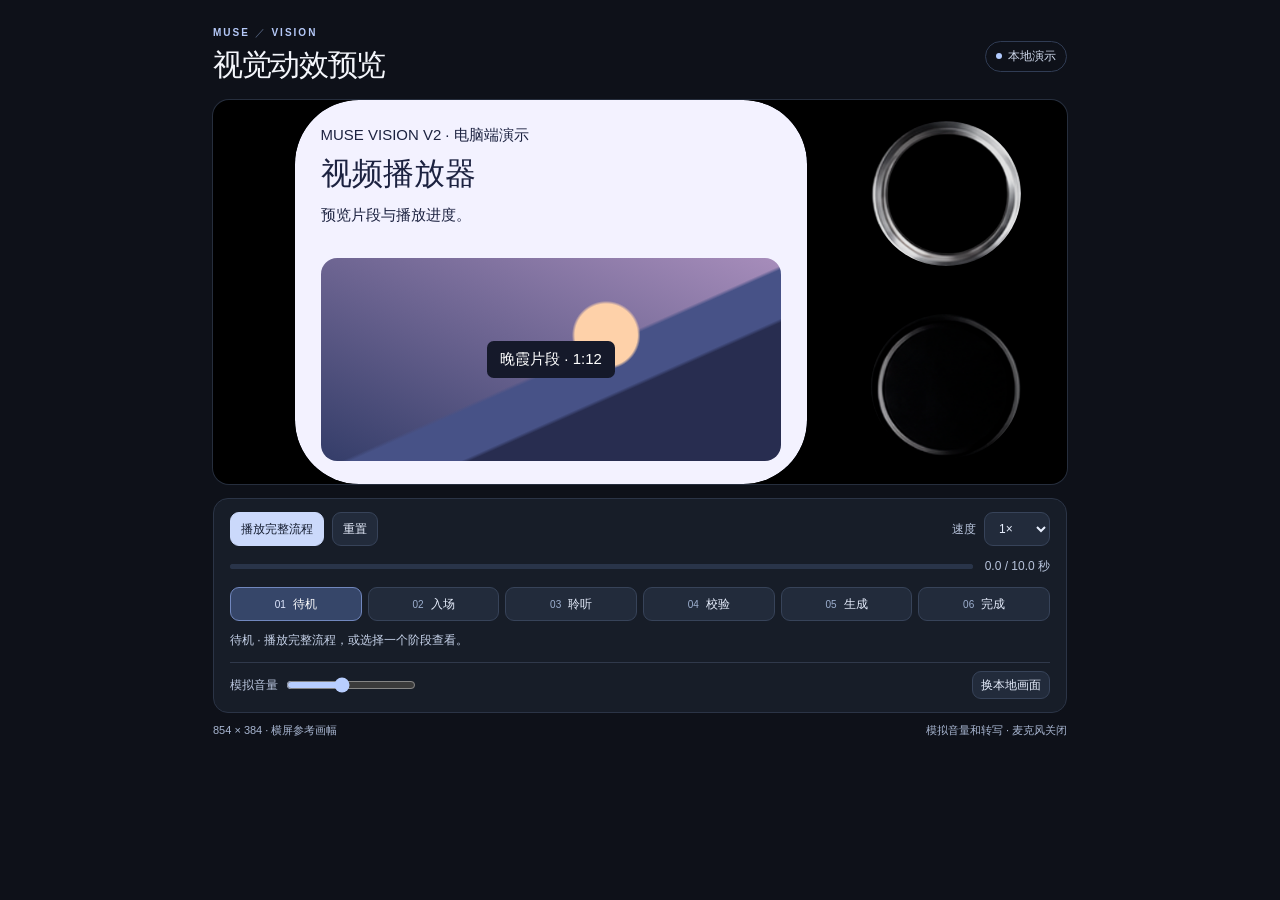
<file: listening-ui/preview/index.html>
<!doctype html>
<html lang="zh-CN">
<head>
  <meta charset="utf-8">
  <meta name="viewport" content="width=device-width, initial-scale=1">
  <title>Muse · 视觉动效预览</title>
  <link rel="stylesheet" href="../runtime/listening-ui.css">
  <link rel="stylesheet" href="preview.css">
  <script src="../runtime/listening-ui.js" defer></script>
  <script src="preview.js" defer></script>
</head>
<body>
  <main class="preview">
    <header class="masthead">
      <div>
        <p class="eyebrow">MUSE <span>／</span> VISION</p>
        <h1>视觉动效预览</h1>
      </div>
      <p class="local-label"><span aria-hidden="true"></span>本地演示</p>
    </header>

    <section class="stage" aria-label="Muse 横屏视觉预览">
      <div class="device">
        <div class="viewfinder">
          <div id="scene" class="scene" aria-hidden="true">
            <div class="sample-scene">
              <p>MUSE VISION V2 · 电脑端演示</p>
              <p class="sample-title">视频播放器</p>
              <p>预览片段与播放进度。</p>
              <div class="sample-cover"><span>晚霞片段 · 1:12</span></div>
            </div>
          </div>
          <div id="motion" class="motion"></div>
        </div>
        <div class="ring ring-upper" aria-hidden="true"></div>
        <div class="ring ring-lower" aria-hidden="true"></div>
      </div>
    </section>

    <section class="controls" aria-label="预览控制">
      <div class="transport">
        <div class="transport-actions">
          <button type="button" class="play" id="play">播放完整流程</button>
          <button type="button" id="reset">重置</button>
        </div>
        <div class="transport-options">
          <label for="speed">速度</label>
          <select id="speed">
            <option value="0.5">0.5×</option>
            <option value="1" selected>1×</option>
            <option value="1.5">1.5×</option>
          </select>
        </div>
      </div>
      <div class="timeline-row">
        <progress id="timeline" value="0" max="10.01" aria-label="演示进度"></progress>
        <output id="elapsed" for="timeline">0.0 / 10.0 秒</output>
      </div>
      <div class="phase-grid" role="group" aria-label="跳到指定阶段">
        <button type="button" class="phase-button" data-phase="ready" aria-pressed="true"><span>01</span>待机</button>
        <button type="button" class="phase-button" data-phase="entering" aria-pressed="false"><span>02</span>入场</button>
        <button type="button" class="phase-button" data-phase="listening" aria-pressed="false"><span>03</span>聆听</button>
        <button type="button" class="phase-button" data-phase="checking" aria-pressed="false"><span>04</span>校验</button>
        <button type="button" class="phase-button" data-phase="generating" aria-pressed="false"><span>05</span>生成</button>
        <button type="button" class="phase-button" data-phase="complete" aria-pressed="false"><span>06</span>完成</button>
      </div>
      <p id="phase-status" class="phase-status" role="status">待机 · 播放完整流程，或选择一个阶段查看。</p>
      <div class="extras">
        <div class="volume">
          <label for="level">模拟音量</label>
          <input type="range" id="level" min="0" max="100" value="42" aria-describedby="volume-help">
          <span id="volume-help" class="visually-hidden">用于单独预览聆听阶段。</span>
        </div>
        <div class="background-actions">
          <label class="file-label">换本地画面<input type="file" id="media" accept="image/*,video/*"></label>
          <button type="button" class="plain-button" id="default-media" hidden>恢复默认</button>
        </div>
      </div>
    </section>
    <footer><span>854 × 384 · 横屏参考画幅</span><span>模拟音量和转写 · 麦克风关闭</span></footer>
  </main>
</body>
</html>
</file>
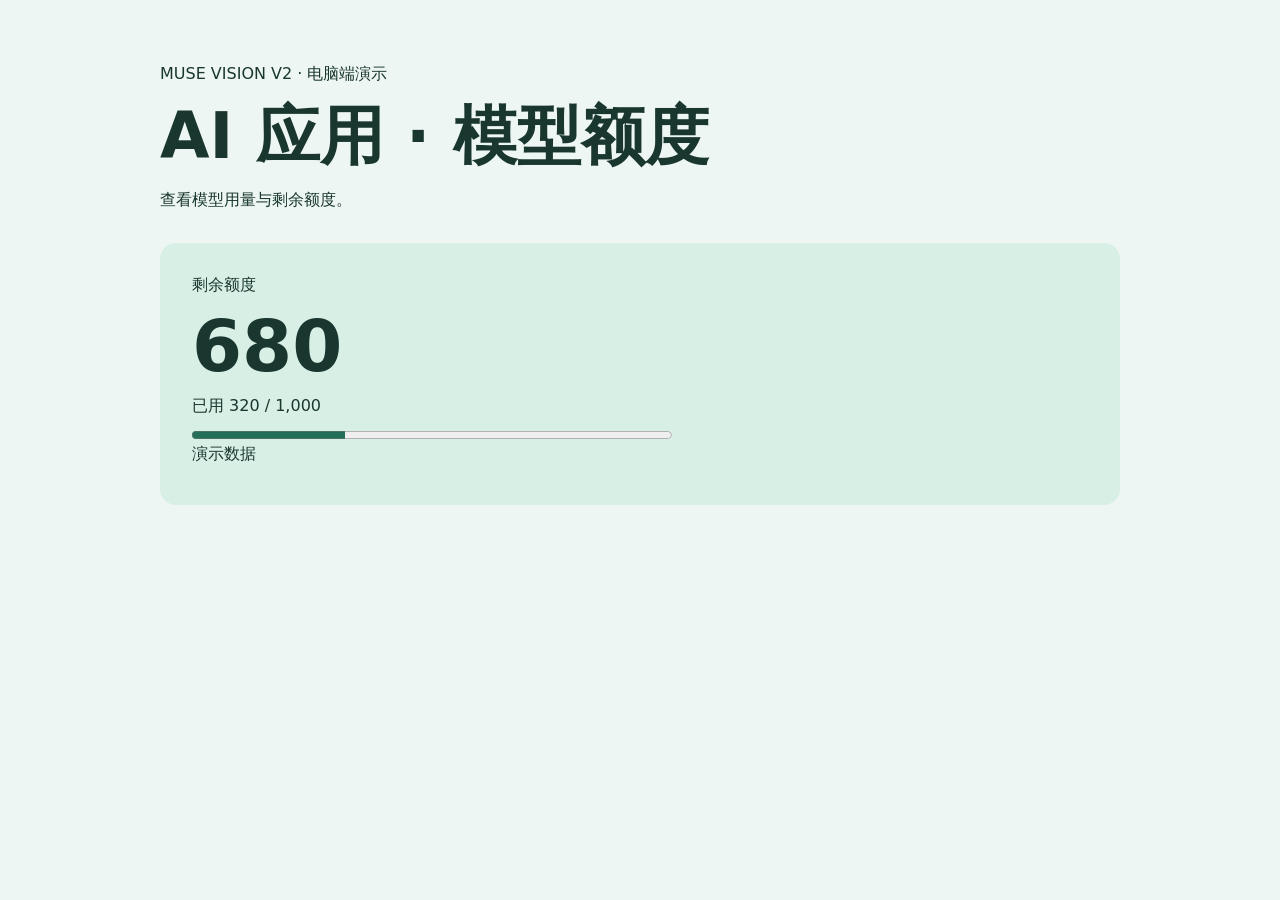
<file: desktop-demo/quota.html>
<!doctype html>
<html lang="zh-CN">
<head>
  <meta charset="utf-8">
  <meta name="viewport" content="width=device-width, initial-scale=1">
  <title>Muse Vision V2 · 电脑端额度演示</title>
  <style>
    :root { font-family: system-ui, sans-serif; }
    * { box-sizing: border-box; }
    body { margin: 0; background: #edf6f2; color: #19372f; }
    main { width: min(100%, 68rem); margin: auto; padding: clamp(1rem, 5vw, 4rem); }
    header { display: flex; flex-wrap: wrap; justify-content: space-between; gap: 1.5rem; }
    h1 { margin: .35rem 0 .6rem; font-size: clamp(2rem, 6vw, 4rem); }
    p { margin: 0 0 .5rem; }
    .quota { margin-top: 1.5rem; padding: clamp(1rem, 4vw, 2rem); border-radius: 1rem; background: #d8efe6; }
    .remaining { font-size: clamp(2.4rem, 9vw, 4.5rem); font-weight: 650; }
    progress { width: min(100%, 30rem); accent-color: #236e58; }
  </style>
</head>
<body>
  <main>
    <header>
      <div>
        <p>MUSE VISION V2 · 电脑端演示</p>
        <h1>AI 应用 · 模型额度</h1>
        <p>查看模型用量与剩余额度。</p>
      </div>
    </header>
    <section class="quota" aria-label="模拟额度详情">
      <p>剩余额度</p>
      <p class="remaining">680</p>
      <p><label for="usage">已用 320 / 1,000</label></p>
      <progress id="usage" value="320" max="1000">32%</progress>
      <p>演示数据</p>
    </section>
  </main>
</body>
</html>
</file>
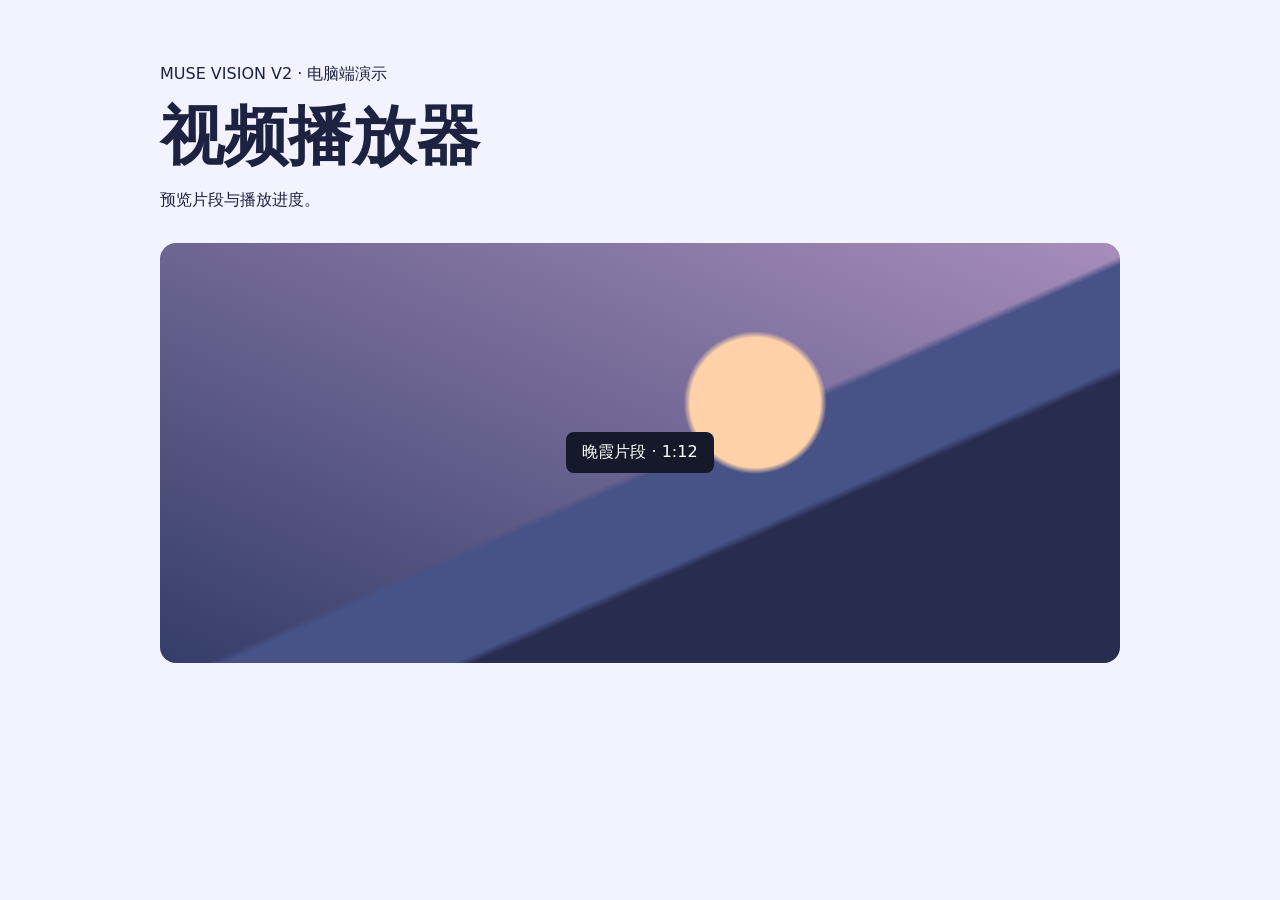
<file: desktop-demo/video.html>
<!doctype html>
<html lang="zh-CN">
<head>
  <meta charset="utf-8">
  <meta name="viewport" content="width=device-width, initial-scale=1">
  <title>Muse Vision V2 · 电脑端视频演示</title>
  <style>
    :root { font-family: system-ui, sans-serif; }
    * { box-sizing: border-box; }
    body { margin: 0; background: #f3f2ff; color: #1c2240; }
    main { width: min(100%, 68rem); margin: auto; padding: clamp(1rem, 5vw, 4rem); }
    header { display: flex; flex-wrap: wrap; justify-content: space-between; gap: 1.5rem; }
    h1 { margin: .35rem 0 .6rem; font-size: clamp(2rem, 6vw, 4rem); }
    p { margin: 0 0 .5rem; }
    .cover {
      display: grid; place-items: center; min-height: 12rem; aspect-ratio: 16 / 7;
      margin-top: 1.5rem; border-radius: 1rem;
      background: radial-gradient(circle at 62% 38%, #fed1a9 0 10%, transparent 11%),
        linear-gradient(156deg, transparent 52%, #475287 53% 65%, #282d50 66%),
        linear-gradient(24deg, #343d69, #a78dbb);
    }
    .cover span { padding: .65rem 1rem; border-radius: .5rem; background: #15192a; color: white; }
  </style>
</head>
<body>
  <main>
    <header>
      <div>
        <p>MUSE VISION V2 · 电脑端演示</p>
        <h1>视频播放器</h1>
        <p>预览片段与播放进度。</p>
      </div>
    </header>
    <div class="cover"><span>晚霞片段 · 1:12</span></div>
  </main>
</body>
</html>
</file>
<file: listening-ui/runtime/listening-ui.css>
.muse-listening-ui {
  --lui-level: 0;
  --lui-response-time: 220ms;
  --lui-blue: #0b80df;
  --lui-cyan: #21c5f2;
  --lui-mint: #78f0d6;
  --lui-ivory: #f4efc3;
  --lui-lilac: #a3b3f9;
  --lui-card-radius: 12.5% / 16.6667%;
  --lui-caption-top: 64.5833%;
  --lui-caption-width: 8em;
  --lui-caption-height: 14.5833%;
  --lui-caption-size: 20px;
  --lui-stop-size: 16px;
  --lui-wash-blur: 26px;
  --lui-generation-blur: 38px;
  --lui-breath-cycle: 2.65s;
  --lui-settle: 260ms;
  --lui-time: var(--lui-time-scale, 1);
  --lui-ease-out: cubic-bezier(.16, 1, .3, 1);
  --lui-ease-in-out: cubic-bezier(.65, 0, .35, 1);

  position: absolute;
  inset: 0;
  container-type: inline-size;
  overflow: hidden;
  border-radius: var(--lui-card-radius);
  color: #fff;
  font-family: system-ui, -apple-system, "PingFang SC", sans-serif;
  pointer-events: none;
}

@supports (width: 1cqw) {
  .muse-listening-ui {
    --lui-caption-size: 3.90625cqw;
    --lui-stop-size: 3.125cqw;
    --lui-wash-blur: 5.08cqw;
    --lui-generation-blur: 7.42cqw;
  }
}

.muse-listening__generation-fog,
.muse-listening__ambient,
.muse-listening__generation,
.muse-listening__entry {
  position: absolute;
  inset: 0;
  opacity: 0;
  transition: opacity var(--lui-settle) ease-out;
}

.muse-listening__ambient {
  inset-block-start: 45%;
  background: linear-gradient(to bottom, transparent, #388fe220 52%, #2779ed81);
}

.muse-listening__ambient-wave {
  position: absolute;
  inset: 0;
  opacity: calc(.76 + var(--lui-level) * .24);
  transform: scaleY(calc(.82 + var(--lui-level) * .52));
  transform-origin: 50% 100%;
  transition: opacity var(--lui-response-time) ease-out, transform var(--lui-response-time) ease-out;
}

.muse-listening__ambient-wave::before,
.muse-listening__ambient-wave::after {
  content: "";
  position: absolute;
  inset: -9% -11% -21%;
  transform-origin: 50% 86%;
  animation: muse-listening-breath calc(var(--lui-breath-cycle) * var(--lui-time)) var(--lui-ease-in-out) infinite paused;
}

.muse-listening__ambient-wave::before {
  background:
    radial-gradient(ellipse at 23% 88%, #24c7f7c7, #1873e583 38%, transparent 69%),
    radial-gradient(ellipse at 76% 89%, #c3b2ffa8, #5c9af680 33%, transparent 65%),
    radial-gradient(ellipse at 66% 98%, #65eaceac, transparent 56%);
}

.muse-listening__ambient-wave::after {
  background:
    radial-gradient(ellipse 40% 46% at 51% 83%, #fffbe9 2%, var(--lui-ivory) 19%, var(--lui-mint) 37%, #6beeff76 62%, transparent 100%),
    radial-gradient(ellipse 32% 35% at 58% 91%, #ffd4b889, transparent 88%);
  animation-name: muse-listening-crest;
  animation-delay: calc(var(--lui-breath-cycle) * -.14 * var(--lui-time));
}

.muse-listening-ui:is([data-phase="listening"], [data-phase="checking"]) .muse-listening__ambient,
.muse-listening-ui:is([data-phase="entering"], [data-phase="listening"]) .muse-listening__entry {
  opacity: 1;
}

.muse-listening-ui[data-phase="entering"] .muse-listening__entry {
  transition-duration: calc(80ms * var(--lui-time));
}

.muse-listening-ui[data-phase="entering"] .muse-listening__ambient {
  animation: muse-listening-base-in calc(680ms * var(--lui-time)) var(--lui-ease-out) calc(1050ms * var(--lui-time)) both;
}

.muse-listening-ui:is([data-phase="entering"], [data-phase="listening"], [data-phase="checking"]) .muse-listening__ambient-wave::before,
.muse-listening-ui:is([data-phase="entering"], [data-phase="listening"], [data-phase="checking"]) .muse-listening__ambient-wave::after {
  animation-play-state: running;
}

.muse-listening-ui[data-phase="checking"] .muse-listening__ambient-wave {
  opacity: .76;
}

.muse-listening__entry-spark,
.muse-listening__entry-wash,
.muse-listening__entry-edge,
.muse-listening__entry-rail {
  position: absolute;
  opacity: 0;
}

.muse-listening__entry-spark {
  inset: auto 7% -6%;
  height: 25%;
  background:
    radial-gradient(ellipse 35% 37% at 44% 52%, #fffef4 3%, #ffe4bab0 32%, transparent 93%),
    radial-gradient(ellipse 46% 56% at 56% 52%, #f8ffffed, #91bfff9a 41%, transparent 94%);
  filter: blur(calc(var(--lui-wash-blur) * .31));
  animation: muse-listening-entry-spark calc(540ms * var(--lui-time)) var(--lui-ease-out);
}

.muse-listening__entry-wash {
  inset: 10% -32% auto;
  height: 90%;
  background:
    radial-gradient(ellipse 57% 48% at 45% 50%, #64d8ff9e 0%, #6ab3ff87 30%, #74baff41 61%, transparent 100%),
    radial-gradient(ellipse 53% 48% at 67% 51%, #fbe7d29a 0%, #e8caff70 34%, #c0a9fc37 63%, transparent 100%);
  animation:
    muse-listening-entry-travel calc(890ms * var(--lui-time)) linear calc(230ms * var(--lui-time)),
    muse-listening-entry-envelope calc(890ms * var(--lui-time)) linear calc(230ms * var(--lui-time));
}

.muse-listening__entry-edge {
  inset: 0;
  border-radius: var(--lui-card-radius);
  box-shadow: inset 0 0 10px #f7f9d974, inset 0 0 23px #8dbeff61;
  animation: muse-listening-entry-edge calc(800ms * var(--lui-time)) var(--lui-ease-out) calc(1080ms * var(--lui-time));
}

.muse-listening__entry-edge::before {
  content: "";
  position: absolute;
  inset: 0;
  padding: 4px;
  border-radius: inherit;
  background: conic-gradient(from 18deg, #fff2c3, #9eecf9, #8fbaff, #9ef2ec, #c6b6ff, #ffced9, #fff2c3);
  -webkit-mask: linear-gradient(#000 0 0) content-box, linear-gradient(#000 0 0);
  -webkit-mask-composite: xor;
  mask: linear-gradient(#000 0 0) content-box, linear-gradient(#000 0 0);
  mask-composite: exclude;
  filter: blur(2px);
}

.muse-listening__entry-rail {
  top: 0;
  width: 5.8%;
  height: 66%;
  --lui-rail-mask: to right;
  background:
    linear-gradient(to bottom, transparent 2%, #b5daff25 17%, #d9f3ff96 42%, #fffef3f7 73%, #fffde6c2 85%, transparent 100%);
  -webkit-mask-image: linear-gradient(var(--lui-rail-mask), #000 4%, #000e 17%, #0006 49%, transparent 96%);
  mask-image: linear-gradient(var(--lui-rail-mask), #000 4%, #000e 17%, #0006 49%, transparent 96%);
  animation: muse-listening-entry-rail calc(760ms * var(--lui-time)) linear calc(1280ms * var(--lui-time));
}

.muse-listening__entry-rail--left { left: .3%; }
.muse-listening__entry-rail--right { right: .3%; --lui-rail-mask: to left; }

.muse-listening__ripples { position: absolute; inset: 0; }

.muse-listening__ripple {
  position: absolute;
  inset: auto -12% -14%;
  height: 53%;
  transform-origin: 50% 100%;
  background: radial-gradient(ellipse 48% 100% at 50% 100%,
    transparent 62%, #85d8ff35 71%, #b2f5ffc7 79%, #e7fff4d5 83%, #bacdff75 88%, transparent 99%);
  filter: blur(calc(var(--lui-wash-blur) * .21));
  animation: muse-listening-ripple calc(650ms * var(--lui-time)) var(--lui-ease-out) both;
}

.muse-listening__generation-fog {
  background: #8db5e847;
  -webkit-backdrop-filter: blur(var(--lui-generation-blur)) saturate(.74);
  backdrop-filter: blur(var(--lui-generation-blur)) saturate(.74);
}

.muse-listening__generation {
  border-radius: var(--lui-card-radius);
  background: linear-gradient(124deg, #1376cb30, #a8d8ff35 52%, #b2b1ff4a);
}

.muse-listening__generation::after {
  content: "";
  position: absolute;
  inset: 0;
  border-radius: inherit;
  box-shadow: inset 0 0 19px #d7f4fbdb, inset 0 0 46px #a5baf692;
}

.muse-listening__generation-light {
  position: absolute;
  inset: -25%;
}

.muse-listening__cloud {
  position: absolute;
  width: 78%;
  height: 82%;
  left: var(--lui-x);
  top: var(--lui-y);
  opacity: var(--lui-cloud-opacity);
}

.muse-listening__cloud::before {
  content: "";
  position: absolute;
  inset: 0;
  background: radial-gradient(ellipse 50% 50%, var(--lui-cloud-color), transparent 91%);
}

.muse-listening__cloud--blue {
  --lui-cloud-color: var(--lui-blue);
  --lui-cloud-opacity: .78;
  --lui-x: 1%; --lui-y: 12%; --lui-x-range: 19%; --lui-y-range: 20%;
  --lui-x-time: 2.7s; --lui-y-time: 2.1s; --lui-x-phase: -.9s; --lui-y-phase: -1.3s;
}

.muse-listening__cloud--cyan {
  --lui-cloud-color: var(--lui-cyan);
  --lui-cloud-opacity: .67;
  --lui-x: 14%; --lui-y: 3%; --lui-x-range: 30%; --lui-y-range: -21%;
  --lui-x-time: 2.3s; --lui-y-time: 3.1s; --lui-x-phase: -1.2s; --lui-y-phase: -1.7s;
}

.muse-listening__cloud--mint {
  --lui-cloud-color: var(--lui-mint);
  --lui-cloud-opacity: .84;
  --lui-x: 23%; --lui-y: 14%; --lui-x-range: -24%; --lui-y-range: 22%;
  --lui-x-time: 2.9s; --lui-y-time: 1.8s; --lui-x-phase: -1.8s; --lui-y-phase: -.35s;
}

.muse-listening__cloud--ivory {
  --lui-cloud-color: var(--lui-ivory);
  --lui-cloud-opacity: .87;
  --lui-x: 13%; --lui-y: -5%; --lui-x-range: -18%; --lui-y-range: 20%;
  --lui-x-time: 1.9s; --lui-y-time: 2.5s; --lui-x-phase: -.72s; --lui-y-phase: -1.4s;
}

.muse-listening__cloud--lilac {
  --lui-cloud-color: var(--lui-lilac);
  --lui-cloud-opacity: .83;
  --lui-x: 36%; --lui-y: 25%; --lui-x-range: -20%; --lui-y-range: -24%;
  --lui-x-time: 2.1s; --lui-y-time: 2.9s; --lui-x-phase: -.6s; --lui-y-phase: -1.8s;
}

.muse-listening-ui[data-phase="generating"] :is(.muse-listening__generation-fog, .muse-listening__generation) {
  opacity: 1;
  transition-duration: calc(260ms * var(--lui-time));
}

.muse-listening-ui[data-phase="generating"] .muse-listening__cloud {
  animation: muse-listening-cloud-x calc(var(--lui-x-time) * var(--lui-time)) var(--lui-ease-in-out)
    calc(var(--lui-x-phase) * var(--lui-time)) infinite alternate;
}

.muse-listening-ui[data-phase="generating"] .muse-listening__cloud::before {
  animation: muse-listening-cloud-y calc(var(--lui-y-time) * var(--lui-time)) var(--lui-ease-in-out)
    calc(var(--lui-y-phase) * var(--lui-time)) infinite alternate;
}

.muse-listening__caption {
  position: absolute;
  box-sizing: border-box;
  inset-block-start: var(--lui-caption-top);
  inset-inline-start: 50%;
  width: clamp(30%, var(--lui-caption-width), 68%);
  height: var(--lui-caption-height);
  display: grid;
  place-items: center;
  padding-inline: .65em;
  overflow: hidden;
  border-radius: 999px;
  color: #fff;
  background: linear-gradient(178deg, #bdc9fd66 0%, #8597c33c 27%, #8b91b229 64%, #bfc9f76b 100%);
  box-shadow:
    inset 0 .16em .58em #e2dbff61,
    inset 0 -.20em .63em #d7ddff91,
    0 .12em .42em #7a98df26;
  opacity: 0;
  visibility: hidden;
  transform: translate(-50%, 146%) scale(.78);
  transition: opacity calc(220ms * var(--lui-time)) var(--lui-ease-out),
    transform calc(460ms * var(--lui-time)) var(--lui-ease-out), visibility 0s 220ms;
  font-size: var(--lui-caption-size);
  font-weight: 500;
}

.muse-listening__caption-edge {
  position: absolute;
  inset: 0;
  border-radius: inherit;
  box-shadow: inset .20em -.21em .63em #a9d3ff7a, inset -.23em -.17em .61em #f2b4ef68;
}

.muse-listening__caption-edge::before {
  content: "";
  position: absolute;
  inset: 18% -22% -63%;
  opacity: calc(.78 + var(--lui-level) * .20);
  background:
    radial-gradient(ellipse 33% 39% at 27% 58%, #a9d9ffad, #7ab7f96e 45%, transparent 100%),
    radial-gradient(ellipse 37% 38% at 51% 62%, #fffdf4f5, #d2f8f7a7 50%, transparent 100%),
    radial-gradient(ellipse 29% 42% at 76% 53%, #ffbceaaf, #d4a0fb73 45%, transparent 100%);
  animation: muse-listening-caption-flow calc(var(--lui-breath-cycle) * var(--lui-time)) var(--lui-ease-in-out) infinite paused;
}

.muse-listening-ui:is([data-phase="listening"], [data-phase="checking"]) .muse-listening__caption[data-has-text="true"] {
  opacity: 1;
  visibility: visible;
  transform: translate(-50%, 0) scale(1);
  transition-delay: 0s;
}

.muse-listening-ui:is([data-phase="listening"], [data-phase="checking"]) .muse-listening__caption[data-has-text="true"] .muse-listening__caption-edge::before {
  animation-play-state: running;
}

.muse-listening__caption-words {
  position: relative;
  box-sizing: border-box;
  width: 100%;
  overflow: hidden;
  direction: rtl;
  text-overflow: ellipsis;
  white-space: nowrap;
  text-align: center;
  line-height: 1.3;
  padding-block: .16em;
  text-shadow: 0 .055em .19em #25355b91;
}

.muse-listening__caption-text {
  unicode-bidi: isolate;
}

.muse-listening__caption-glyph {
  display: inline-block;
  white-space: pre;
  animation: muse-listening-glyph calc(215ms * var(--lui-time)) var(--lui-ease-out)
    calc(var(--lui-glyph-delay, 0ms) * var(--lui-time)) both;
}

.muse-listening__stop {
  position: absolute;
  box-sizing: border-box;
  inset-block-start: 80.2083%;
  inset-inline-start: 50%;
  transform: translateX(-50%);
  width: 55%;
  height: 12%;
  padding: 0;
  color: #fff;
  background: transparent;
  border: 0;
  border-radius: 999px;
  font: 500 var(--lui-stop-size)/1.2 system-ui, -apple-system, "PingFang SC", sans-serif;
  text-align: center;
  text-shadow: 0 .09em .22em #48557574;
  -webkit-tap-highlight-color: transparent;
  opacity: 0;
  visibility: hidden;
  pointer-events: none;
  transition: opacity 160ms ease-out, visibility 0s 160ms;
}

.muse-listening-ui[data-phase="listening"] .muse-listening__stop {
  opacity: 1;
  visibility: visible;
  transition-delay: 0s;
}

.muse-listening-ui[data-phase="listening"] .muse-listening__stop:enabled {
  pointer-events: auto;
  cursor: pointer;
}

.muse-listening__stop:focus-visible {
  outline: .12em solid #fff;
  outline-offset: -.24em;
}

.muse-listening__stop:active {
  background: #ffffff15;
}

@keyframes muse-listening-breath {
  0%, 100% { transform: translate(-2%, 4%) scale(.96, .86); }
  50% { transform: translate(2%, -3%) scale(1.08, 1.12); }
}

@keyframes muse-listening-crest {
  0%, 100% { opacity: .58; transform: translate(-1.8%, 8%) scale(.86, .78); }
  43% { opacity: .98; transform: translate(1.8%, -4%) scale(1.08, 1.15); }
  72% { opacity: .82; transform: translate(.5%, 1%) scale(1.03, 1.04); }
}

@keyframes muse-listening-base-in {
  from { opacity: 0; }
  to { opacity: 1; }
}

@keyframes muse-listening-entry-spark {
  0% { opacity: 0; transform: scaleX(.26); }
  22% { opacity: 1; }
  47% { opacity: .94; }
  100% { opacity: 0; transform: scaleX(1.11); }
}

@keyframes muse-listening-entry-travel {
  from { transform: translate3d(0, 88%, 0); }
  to { transform: translate3d(0, -92%, 0); }
}

@keyframes muse-listening-entry-envelope {
  0%, 100% { opacity: 0; }
  22% { opacity: .89; }
  64% { opacity: .86; }
  84% { opacity: .43; }
}

@keyframes muse-listening-entry-edge {
  0%, 100% { opacity: 0; }
  24%, 70% { opacity: .93; }
}

@keyframes muse-listening-entry-rail {
  0% { opacity: 0; transform: translate3d(0, -83%, 0); }
  23%, 72% { opacity: .96; }
  100% { opacity: 0; transform: translate3d(0, 135%, 0); }
}

@keyframes muse-listening-ripple {
  0% { opacity: 0; transform: translateY(12%) scale(.27, .26); }
  23% { opacity: var(--lui-ripple-intensity); transform: translateY(2%) scale(.60, .52); }
  61% { opacity: calc(var(--lui-ripple-intensity) * .63); transform: translateY(-13%) scale(1.02, .89); }
  100% { opacity: 0; transform: translateY(-24%) scale(1.23, 1.10); }
}

@keyframes muse-listening-cloud-x {
  from { transform: translateX(calc(var(--lui-x-range) * -.5)); }
  to { transform: translateX(var(--lui-x-range)); }
}

@keyframes muse-listening-cloud-y {
  from { transform: translateY(calc(var(--lui-y-range) * -.5)) scale(.94); }
  to { transform: translateY(var(--lui-y-range)) scale(1.12); }
}

@keyframes muse-listening-caption-flow {
  0%, 100% { transform: translateX(-20%) scaleY(.85); }
  50% { transform: translateX(20%) scaleY(1.17); }
}

@keyframes muse-listening-glyph {
  from { opacity: .35; transform: translate3d(0, .12em, 0); }
  to { opacity: 1; transform: translate3d(0, 0, 0); }
}

@media (prefers-reduced-motion: reduce) {
  .muse-listening-ui *,
  .muse-listening-ui *::before,
  .muse-listening-ui *::after {
    animation: none !important;
    transition-duration: 0s !important;
    transition-delay: 0s !important;
  }
  .muse-listening__ripple { display: none; }
  .muse-listening-ui[data-phase="entering"] .muse-listening__ambient {
    opacity: .85;
  }
}
</file>
<file: listening-ui/preview/preview.css>
:root {
  color-scheme: dark;
  font-family: -apple-system, BlinkMacSystemFont, "PingFang SC", "Microsoft YaHei", sans-serif;
  font-synthesis: none;
  background: #0e1119;
  color: #f4f6fb;
  accent-color: #b8ceff;
}

*, *::before, *::after { box-sizing: border-box; }
body { margin: 0; min-width: 290px; }
button, select, input { font: inherit; }
[hidden] { display: none !important; }

.preview {
  width: min(902px, 100%);
  margin: 0 auto;
  padding: clamp(16px, 3vw, 26px) clamp(12px, 3vw, 24px) 18px;
}

.masthead, .transport, .timeline-row, .extras, footer {
  display: flex;
  justify-content: space-between;
  align-items: center;
  gap: 12px;
}

.masthead { margin-bottom: 14px; }
.eyebrow {
  margin: 0 0 5px;
  font-size: 10px;
  font-weight: 650;
  letter-spacing: 0.2em;
  color: #b5c9f8;
}
.eyebrow span { color: #637495; }
h1 { margin: 0; font-size: clamp(21px, 3.8vw, 30px); letter-spacing: -.045em; font-weight: 680; }
.local-label {
  display: flex;
  align-items: center;
  gap: 6px;
  color: #d2dcef;
  margin: 0;
  padding: 6px 10px;
  border: 1px solid #303c54;
  border-radius: 999px;
  font-size: 12px;
  white-space: nowrap;
}
.local-label span { width: 6px; height: 6px; border-radius: 50%; background: #b2cbff; }

.stage {
  border-radius: 16px;
  overflow: hidden;
  background: #000;
  box-shadow: 0 0 0 1px #262e3d;
}
.device { position: relative; width: 100%; aspect-ratio: 854 / 384; }
.viewfinder {
  position: absolute;
  left: 9.6019%;
  top: 0;
  width: 59.9532%;
  height: 100%;
  overflow: hidden;
  isolation: isolate;
  border-radius: 12.5% / 16.6667%;
  clip-path: inset(0 round 12.5% / 16.6667%);
  background: #101823;
}
.scene, .sample-scene, .scene > img, .scene > video, .motion { position: absolute; inset: 0; width: 100%; height: 100%; }
.scene { overflow: hidden; pointer-events: none; }
.scene > img, .scene > video { object-fit: cover; }
.sample-scene {
  container-type: inline-size;
  overflow: hidden;
  padding: 5%;
  background: #f3f2ff;
  color: #1c2240;
}
.sample-scene p {
  margin: 0 0 .46em;
  font-size: clamp(7px, 3.25cqw, 15px);
}
.sample-scene .sample-title {
  margin: .28em 0 .35em;
  font-size: clamp(13px, 6.8cqw, 32px);
  font-weight: 700;
}
.sample-cover {
  display: grid;
  place-items: center;
  height: 61%;
  margin-top: 7%;
  border-radius: 3.5cqw;
  background:
    radial-gradient(circle at 62% 38%, #fed1a9 0 10%, transparent 11%),
    linear-gradient(156deg, transparent 52%, #475287 53% 65%, #282d50 66%),
    linear-gradient(24deg, #343d69, #a78dbb);
}
.sample-cover span {
  padding: .6em .9em;
  border-radius: .45em;
  background: #15192a;
  color: #fff;
  font-size: clamp(7px, 3.25cqw, 15px);
}
.ring {
  position: absolute;
  left: 77.0492%;
  width: 17.5644%;
  height: 37.7604%;
  border-radius: 50%;
  background: url("../../app/src/main/assets/landscape/camera-body.png") no-repeat;
  background-size: 438.18% 317.88%;
}
.ring-upper { top: 5.46875%; background-position: 94.52% 11.59%; opacity: .9; }
.ring-lower { top: 55.7292%; background-position: 94.07% 90.44%; }

.controls {
  background: #171d28;
  border: 1px solid #2b3446;
  margin-top: 14px;
  padding: 13px clamp(10px, 2.4vw, 16px);
  border-radius: 15px;
}
.transport-actions, .transport-options, .volume, .background-actions {
  display: flex;
  align-items: center;
  gap: 8px;
}
:where(.controls) :is(button, select), .file-label {
  border: 1px solid #374359;
  border-radius: 9px;
  padding: 7px 10px;
  min-height: 34px;
  background: #222b3b;
  color: #e8effe;
  font-size: 12px;
}
:where(.controls) :is(button, select), .file-label { cursor: pointer; }
:where(.controls) :is(button, select):hover, .file-label:hover { background: #2c3850; }
:is(button, select, input):focus-visible, .file-label:focus-within {
  outline: 2px solid #d0deff;
  outline-offset: 2px;
}
.play {
  color: #131b2e;
  background: #cbd9fb;
  border-color: #cbd9fb;
  font-weight: 650;
  white-space: nowrap;
}
.play:hover { background: #ebf0ff; }
.transport-options, .volume, .timeline-row { color: #b8c4dc; font-size: 12px; }
.timeline-row { margin: 12px 0; }
progress {
  flex: 1;
  height: 5px;
  border: none;
  background: #293449;
  border-radius: 99px;
  overflow: hidden;
}
progress::-webkit-progress-bar { background: #293449; border-radius: 99px; }
progress::-webkit-progress-value { background: #b8ceff; border-radius: 99px; }
progress::-moz-progress-bar { background: #b8ceff; }
#elapsed { font-variant-numeric: tabular-nums; white-space: nowrap; }
.phase-grid { display: grid; grid-template-columns: repeat(6, minmax(0, 1fr)); gap: 6px; }
.phase-button { white-space: nowrap; }
.phase-button span { color: #9eb0d0; margin-right: 7px; font-size: 10px; font-variant-numeric: tabular-nums; }
.phase-button[aria-pressed="true"] { background: #364669; border-color: #7187be; color: #fff; }
.phase-button[aria-pressed="true"] span { color: #e0e8ff; }
.phase-status { color: #c6d2e9; font-size: 12px; line-height: 1.55; margin: 10px 0 0; min-height: 2em; }
.extras { margin-top: 7px; padding-top: 8px; border-top: 1px solid #30394b; }
.volume label { white-space: nowrap; }
.volume input { width: clamp(56px, 14vw, 130px); margin: 0; cursor: pointer; }
.volume input:disabled { cursor: default; opacity: .45; }
.file-label, .plain-button { padding: 4px 8px; min-height: 28px; white-space: nowrap; }
.file-label { position: relative; display: inline-flex; align-items: center; }
.file-label input { position: absolute; inset: 0; width: 100%; opacity: 0; cursor: pointer; }
.plain-button { background: transparent; }
footer { color: #a8b6d1; font-size: 11px; margin-top: 10px; }
.visually-hidden {
  position: absolute;
  width: 1px;
  height: 1px;
  overflow: hidden;
  clip-path: inset(50%);
  white-space: nowrap;
}

@media (max-width: 580px) {
  .phase-grid { grid-template-columns: repeat(3, minmax(0, 1fr)); }
  .stage { border-radius: 9px; }
  .extras, footer { flex-wrap: wrap; }
}
</file>
